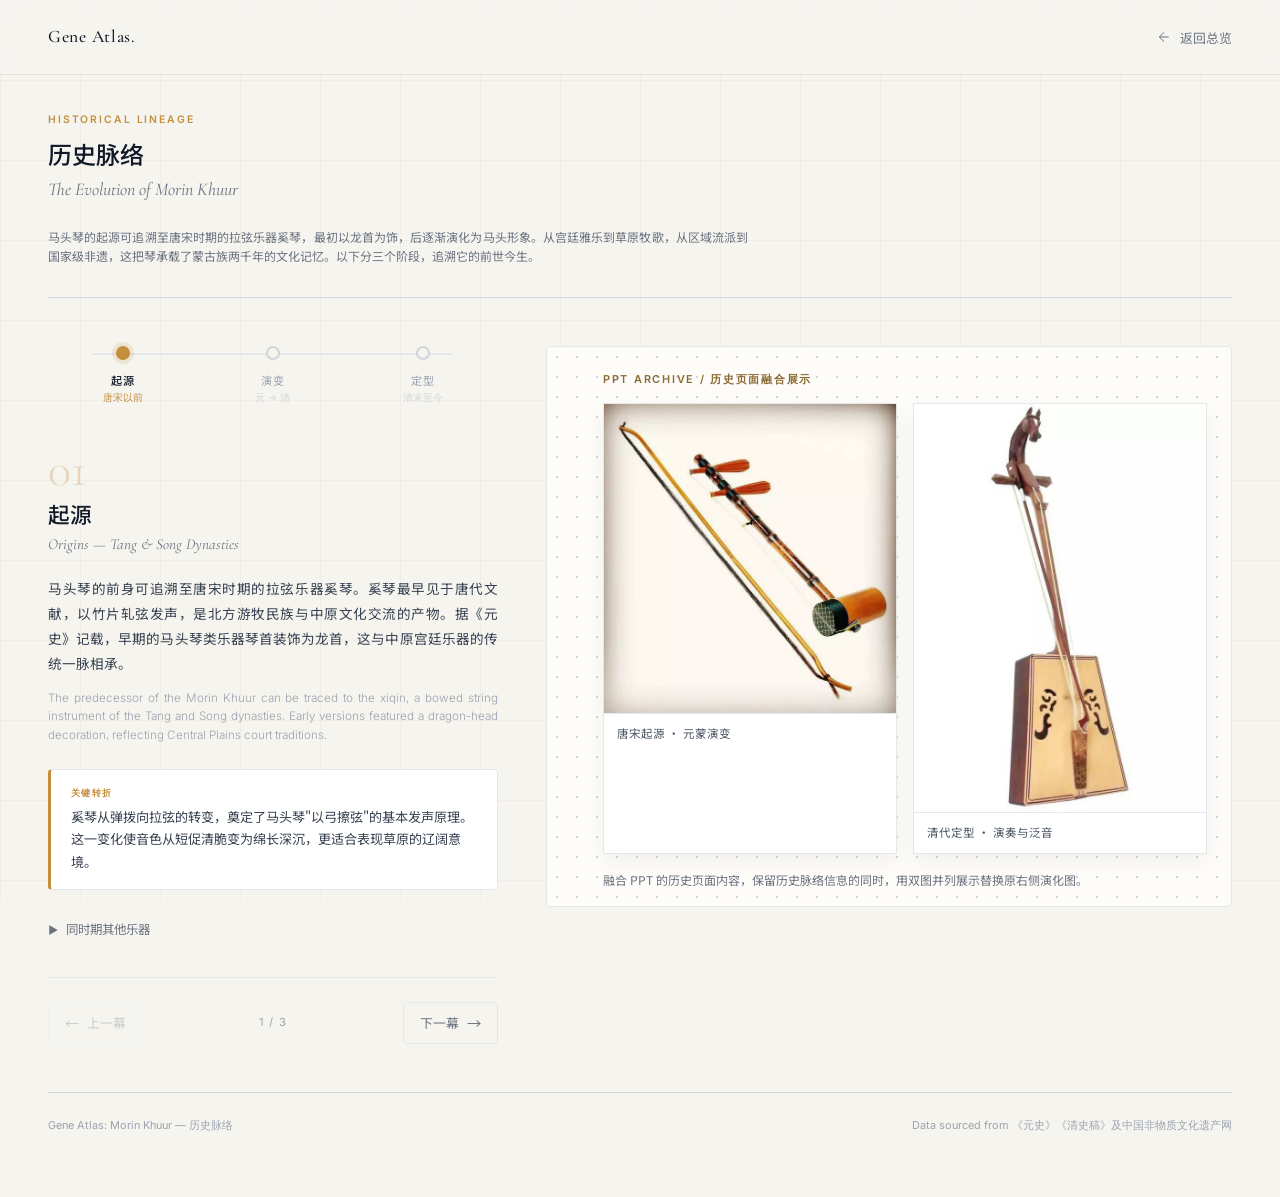
<file: history.html>
<!DOCTYPE html>
<html lang="zh-CN">
<head>
    <meta charset="UTF-8">
    <meta name="viewport" content="width=device-width, initial-scale=1.0">
    <title>历史脉络 — Gene Atlas: Morin Khuur</title>

    <link rel="preconnect" href="https://fonts.googleapis.com">
    <link rel="preconnect" href="https://fonts.gstatic.com" crossorigin>
    <link href="https://fonts.googleapis.com/css2?family=Cormorant+Garamond:ital,wght@0,300;0,400;0,500;0,600;0,700;1,400&family=Noto+Sans+SC:wght@300;400;500;700&family=Inter:wght@300;400;500&display=swap" rel="stylesheet">

    <link rel="stylesheet" href="history-style.css">
</head>
<body>

    <div class="grid-overlay"></div>

    <!-- Top Bar -->
    <nav class="top-bar">
        <div class="top-bar-logo">Gene Atlas.</div>
        <a href="index.html#history" class="top-bar-back">
            <svg width="16" height="16" viewBox="0 0 24 24" fill="none" stroke="currentColor" stroke-width="1.5"><line x1="19" y1="12" x2="5" y2="12"/><polyline points="12 19 5 12 12 5"/></svg>
            返回总览
        </a>
    </nav>

    <!-- Page -->
    <div class="page">

        <!-- Header -->
        <div class="page-header">
            <div class="label">Historical Lineage</div>
            <h1>历史脉络</h1>
            <div class="subtitle">The Evolution of Morin Khuur</div>
            <p class="intro">
                马头琴的起源可追溯至唐宋时期的拉弦乐器奚琴，最初以龙首为饰，后逐渐演化为马头形象。从宫廷雅乐到草原牧歌，从区域流派到国家级非遗，这把琴承载了蒙古族两千年的文化记忆。以下分三个阶段，追溯它的前世今生。
            </p>
        </div>

        <!-- Main Layout: Left narrative + Right chart -->
        <div class="main-layout">

            <!-- Left: Narrative -->
            <div class="narrative-col">

                <!-- Progress Bar -->
                <div class="progress-bar">
                    <div class="progress-line"><div class="progress-line-fill" id="progressFill"></div></div>
                    <div class="progress-step active" data-step="0" onclick="goToAct(0)">
                        <div class="dot"></div>
                        <div class="step-label">起源</div>
                        <div class="step-era">唐宋以前</div>
                    </div>
                    <div class="progress-step" data-step="1" onclick="goToAct(1)">
                        <div class="dot"></div>
                        <div class="step-label">演变</div>
                        <div class="step-era">元 → 清</div>
                    </div>
                    <div class="progress-step" data-step="2" onclick="goToAct(2)">
                        <div class="dot"></div>
                        <div class="step-label">定型</div>
                        <div class="step-era">清末至今</div>
                    </div>
                </div>

                <!-- Acts -->
                <div class="act-container">

                    <!-- Act 1 -->
                    <div class="act visible" data-act="0">
                        <div class="act-number">01</div>
                        <div class="act-title">起源</div>
                        <div class="act-title-en">Origins — Tang & Song Dynasties</div>
                        <div class="act-body">
                            马头琴的前身可追溯至唐宋时期的拉弦乐器奚琴。奚琴最早见于唐代文献，以竹片轧弦发声，是北方游牧民族与中原文化交流的产物。据《元史》记载，早期的马头琴类乐器琴首装饰为龙首，这与中原宫廷乐器的传统一脉相承。
                        </div>
                        <div class="act-body-en">
                            The predecessor of the Morin Khuur can be traced to the xiqin, a bowed string instrument of the Tang and Song dynasties. Early versions featured a dragon-head decoration, reflecting Central Plains court traditions.
                        </div>
                        <div class="key-moment">
                            <div class="km-label">关键转折</div>
                            <div class="km-text">奚琴从弹拨向拉弦的转变，奠定了马头琴"以弓擦弦"的基本发声原理。这一变化使音色从短促清脆变为绵长深沉，更适合表现草原的辽阔意境。</div>
                        </div>
                        <div class="branches">
                            <button class="branch-toggle" onclick="toggleBranch(this)">
                                <span class="arrow">▶</span> 同时期其他乐器
                            </button>
                            <div class="branch-list">
                                <div class="branch-item">
                                    <span class="bi-name">托布秀尔</span>
                                    <span class="bi-era">弹拨乐器</span>
                                    <div class="bi-desc">蒙古族传统弹拨乐器，两弦，音箱呈方形，常用于伴奏说唱艺术。</div>
                                </div>
                            </div>
                        </div>
                    </div>

                    <!-- Act 2 -->
                    <div class="act" data-act="1">
                        <div class="act-number">02</div>
                        <div class="act-title">演变</div>
                        <div class="act-title-en">Transformation — Yuan to Qing</div>
                        <div class="act-body">
                            元代时，马头琴的前身"火不思"已经出现，这是一种四弦弹拨乐器，流行于蒙古宫廷。至明清时期，拉弦乐器"潮尔"在蒙古草原广泛流传，琴首装饰逐渐从龙首演变为马头——这一变化反映了蒙古族对马的深厚感情从宫廷符号转向草原信仰。
                        </div>
                        <div class="act-body-en">
                            By the Yuan dynasty, the "huobusi" had emerged. During the Ming-Qing period, the bowed "chaor" spread across the grasslands, and the dragon-head decoration gradually transformed into a horse head.
                        </div>
                        <div class="key-moment">
                            <div class="km-label">关键转折</div>
                            <div class="km-text">龙首变马头——这不是简单的装饰替换，而是文化认同的转变。龙是中原皇权的象征，马是蒙古族生命的一部分。琴首的更迭，标志着这件乐器从"宫廷礼器"走向"草原之魂"。</div>
                        </div>
                        <div class="branches">
                            <button class="branch-toggle" onclick="toggleBranch(this)">
                                <span class="arrow">▶</span> 元明清时期相关乐器
                            </button>
                            <div class="branch-list">
                                <div class="branch-item">
                                    <span class="bi-name">火不思</span>
                                    <span class="bi-era">元代 · 弹拨</span>
                                    <div class="bi-desc">四弦弹拨乐器，梨形音箱，流行于元代蒙古宫廷。后传入中原，清代被收入宫廷乐器编制。</div>
                                </div>
                                <div class="branch-item">
                                    <span class="bi-name">潮尔</span>
                                    <span class="bi-era">明清 · 拉弦</span>
                                    <div class="bi-desc">双弦拉弦乐器，是马头琴最直接的前身。"潮尔"也是马头琴在清代的名称。</div>
                                </div>
                                <div class="branch-item">
                                    <span class="bi-name">胡琴</span>
                                    <span class="bi-era">唐宋 · 拉弦</span>
                                    <div class="bi-desc">北方游牧民族的拉弦乐器泛称，与奚琴并行发展。</div>
                                </div>
                            </div>
                        </div>
                    </div>

                    <!-- Act 3 -->
                    <div class="act" data-act="2">
                        <div class="act-number">03</div>
                        <div class="act-title">定型</div>
                        <div class="act-title-en">Standardization — Late Qing to Present</div>
                        <div class="act-body">
                            清末至民国时期，马头琴的形制逐渐固定。色拉西（1887—1968）将民间散落的演奏技法加以整理，培养了巴拉干、桑都仍等弟子，奠定了现代马头琴艺术的基础。1949年后，马头琴经历了从两弦到四弦的技术革新。2006年被列入首批国家级非物质文化遗产名录。
                        </div>
                        <div class="act-body-en">
                            From the late Qing to the Republic, the form gradually stabilized. Serashi organized scattered folk techniques. In 2006, it was inscribed on China's first National Intangible Cultural Heritage list.
                        </div>
                        <div class="key-moment">
                            <div class="km-label">里程碑</div>
                            <div class="km-text">2006年列入首批国家级非遗名录。2008年北京奥运会开幕式演奏。2009年入选联合国教科文组织"人类非物质文化遗产代表作名录"。</div>
                        </div>
                        <div class="branches">
                            <button class="branch-toggle" onclick="toggleBranch(this)">
                                <span class="arrow">▶</span> 四大演奏流派
                            </button>
                            <div class="branch-list">
                                <div class="branch-item">
                                    <span class="bi-name">科尔沁流派</span>
                                    <span class="bi-era">东部</span>
                                    <div class="bi-desc">音色深沉、技法古朴，以叙事性见长，代表人物色拉西。</div>
                                </div>
                                <div class="branch-item">
                                    <span class="bi-name">锡林郭勒流派</span>
                                    <span class="bi-era">中部</span>
                                    <div class="bi-desc">音色宽广、旋律舒展，擅长表现草原的辽阔意境。</div>
                                </div>
                                <div class="branch-item">
                                    <span class="bi-name">鄂尔多斯流派</span>
                                    <span class="bi-era">西部</span>
                                    <div class="bi-desc">节奏明快、技巧华丽，代表人物齐·宝力高。</div>
                                </div>
                                <div class="branch-item">
                                    <span class="bi-name">呼伦贝尔流派</span>
                                    <span class="bi-era">北部</span>
                                    <div class="bi-desc">音色柔美、抒情细腻，受到布里亚特蒙古音乐影响。</div>
                                </div>
                            </div>
                        </div>
                    </div>

                </div>

                <!-- Nav -->
                <div class="act-nav">
                    <button class="act-nav-btn" id="prevBtn" onclick="prevAct()" disabled>
                        <span class="btn-arrow">←</span> 上一幕
                    </button>
                    <span class="act-nav-center" id="actCounter">1 / 3</span>
                    <button class="act-nav-btn" id="nextBtn" onclick="nextAct()">
                        下一幕 <span class="btn-arrow">→</span>
                    </button>
                </div>

            </div>

            <!-- Right: Evolution Chart -->
            <div class="chart-col">
                <div class="chart-wrapper">
                    <div class="history-ppt-wrap">
                        <div class="history-ppt-title">PPT Archive / 历史页面融合展示</div>
                        <div class="history-ppt-grid">
                            <figure class="history-ppt-card">
                                <img src="assets/images/history/history-mawei-huqin.jpeg" alt="历史页面 PPT 第一页">
                                <figcaption>唐宋起源 · 元蒙演变</figcaption>
                            </figure>
                            <figure class="history-ppt-card">
                                <img src="assets/images/history/history-modern.jpeg" alt="历史页面 PPT 第二页">
                                <figcaption>清代定型 · 演奏与泛音</figcaption>
                            </figure>
                        </div>
                        <div class="history-ppt-note">融合 PPT 的历史页面内容，保留历史脉络信息的同时，用双图并列展示替换原右侧演化图。</div>
                    </div>
                </div>
            </div>

        </div>

        <!-- Footer -->
        <div class="page-footer">
            <span>Gene Atlas: Morin Khuur — 历史脉络</span>
            <span>Data sourced from 《元史》《清史稿》及中国非物质文化遗产网</span>
        </div>

    </div>

    <script src="history-page.js"></script>

</body>
</html>
</file>
<file: history-style.css>
/* ===================================
   History Page — Narrative + Chart
   =================================== */

/* ===== Reset ===== */
*, *::before, *::after { margin: 0; padding: 0; box-sizing: border-box; }
html { scroll-behavior: smooth; line-height: 1.5; }
body {
    background-color: #F5F4EF;
    color: #111827;
    font-family: 'Inter', 'Noto Sans SC', sans-serif;
    -webkit-font-smoothing: antialiased;
    overflow-x: hidden;
}
a { text-decoration: none; color: inherit; }

/* ===== Grid Overlay ===== */
.grid-overlay {
    position: fixed; inset: 0;
    pointer-events: none; opacity: 0.35;
    background-image:
        linear-gradient(to right, #E5E0D8 1px, transparent 1px),
        linear-gradient(to bottom, #E5E0D8 1px, transparent 1px);
    background-size: 80px 80px;
    z-index: -1;
}

/* ===== Top Bar ===== */
.top-bar {
    position: fixed; top: 0; left: 0; width: 100%;
    padding: 1.5rem 3rem;
    display: flex; justify-content: space-between; align-items: center;
    z-index: 100;
    background: rgba(245, 244, 239, 0.92);
    backdrop-filter: blur(12px);
    -webkit-backdrop-filter: blur(12px);
    border-bottom: 1px solid #E5E0D8;
}
.top-bar-logo {
    font-family: 'Cormorant Garamond', serif;
    font-size: 1.1rem; font-weight: 500;
    letter-spacing: 0.04em; color: #111827;
}
.top-bar-back {
    font-family: 'Noto Sans SC', sans-serif;
    font-size: 0.8rem; color: #6B7280;
    display: flex; align-items: center; gap: 0.5rem;
    transition: color 0.3s;
}
.top-bar-back:hover { color: #111827; }

/* ===== Page ===== */
.page {
    min-height: 100vh;
    padding: 7rem 3rem 4rem;
    max-width: 1400px;
    margin: 0 auto;
}

/* ===== Header ===== */
.page-header {
    margin-bottom: 3rem;
    padding-bottom: 2rem;
    border-bottom: 1px solid #D1D5DB;
}
.page-header .label {
    font-family: 'Inter', sans-serif;
    font-size: 0.65rem; font-weight: 600;
    letter-spacing: 0.18em; text-transform: uppercase;
    color: #C48E3C; margin-bottom: 0.5rem;
}
.page-header h1 {
    font-family: 'Noto Sans SC', sans-serif;
    font-size: 1.5rem; font-weight: 500;
    color: #111827; margin-bottom: 0.25rem;
}
.page-header .subtitle {
    font-family: 'Cormorant Garamond', serif;
    font-size: 1.125rem; font-style: italic;
    color: #6B7280; margin-bottom: 1.5rem;
}
.page-header .intro {
    font-family: 'Noto Sans SC', sans-serif;
    font-size: 0.75rem; line-height: 1.6;
    color: #6B7280; max-width: 700px;
    text-align: justify;
}

/* ===== Main Layout ===== */
.main-layout {
    display: flex;
    gap: 3rem;
    min-height: 600px;
}
.narrative-col {
    flex: 0 0 38%;
    display: flex;
    flex-direction: column;
}
.chart-col {
    flex: 1;
    position: sticky;
    top: 6rem;
    align-self: flex-start;
}

/* ===== Progress Bar ===== */
.progress-bar {
    display: flex; align-items: center;
    gap: 0; margin-bottom: 2.5rem;
    position: relative;
}
.progress-step {
    flex: 1; display: flex; flex-direction: column;
    align-items: center; position: relative;
    cursor: pointer; z-index: 2;
}
.progress-step .dot {
    width: 14px; height: 14px;
    border-radius: 50%;
    border: 2px solid #D1D5DB;
    background: #F5F4EF;
    position: relative; z-index: 2;
    transition: all 0.4s ease;
}
.progress-step .step-label {
    font-family: 'Noto Sans SC', sans-serif;
    font-size: 0.7rem; color: #9CA3AF;
    margin-top: 0.75rem;
    letter-spacing: 0.05em;
    transition: color 0.4s;
}
.progress-step .step-era {
    font-family: 'Inter', sans-serif;
    font-size: 0.6rem; color: #D1D5DB;
    margin-top: 0.15rem;
    transition: color 0.4s;
}
.progress-step.active .dot {
    border-color: #C48E3C;
    background: #C48E3C;
    box-shadow: 0 0 0 4px rgba(196, 142, 60, 0.15);
}
.progress-step.active .step-label { color: #111827; font-weight: 500; }
.progress-step.active .step-era { color: #C48E3C; }
.progress-step.completed .dot {
    border-color: #C48E3C;
    background: #C48E3C;
}
.progress-step.completed .step-label { color: #6B7280; }
.progress-step.completed .step-era { color: #9CA3AF; }
.progress-line {
    position: absolute;
    top: 7px; left: 10%; right: 10%;
    height: 2px; background: #E5E7EB;
    z-index: 1;
}
.progress-line-fill {
    height: 100%; background: #C48E3C;
    transition: width 0.6s cubic-bezier(0.25, 0.1, 0.25, 1);
    width: 0%;
}

/* ===== Acts ===== */
.act-container { position: relative; flex: 1; }
.act {
    display: none;
    animation: actFadeIn 0.5s ease forwards;
}
.act.visible { display: block; }
@keyframes actFadeIn {
    from { opacity: 0; transform: translateY(12px); }
    to { opacity: 1; transform: translateY(0); }
}
.act-number {
    font-family: 'Cormorant Garamond', serif;
    font-size: 3rem; font-weight: 300;
    color: #C48E3C; opacity: 0.3;
    line-height: 1; margin-bottom: 0.25rem;
}
.act-title {
    font-family: 'Noto Sans SC', sans-serif;
    font-size: 1.35rem; font-weight: 500;
    color: #111827; margin-bottom: 0.2rem;
}
.act-title-en {
    font-family: 'Cormorant Garamond', serif;
    font-size: 0.95rem; font-style: italic;
    color: #6B7280; margin-bottom: 1.25rem;
}
.act-body {
    font-family: 'Noto Sans SC', sans-serif;
    font-size: 0.85rem; line-height: 1.85;
    color: #374151; text-align: justify;
    margin-bottom: 0.75rem;
}
.act-body-en {
    font-family: 'Inter', sans-serif;
    font-size: 0.73rem; line-height: 1.6;
    color: #9CA3AF; font-weight: 300;
    text-align: justify; margin-bottom: 1rem;
}

/* Key Moment */
.key-moment {
    margin: 1.5rem 0;
    padding: 1rem 1.25rem;
    background: white;
    border: 1px solid #E5E7EB;
    border-left: 3px solid #C48E3C;
    border-radius: 4px;
}
.key-moment .km-label {
    font-family: 'Inter', sans-serif;
    font-size: 0.58rem; font-weight: 600;
    letter-spacing: 0.15em; text-transform: uppercase;
    color: #C48E3C; margin-bottom: 0.4rem;
}
.key-moment .km-text {
    font-family: 'Noto Sans SC', sans-serif;
    font-size: 0.82rem; line-height: 1.7;
    color: #374151;
}

/* Branch Toggle */
.branches { margin-top: 1.5rem; }
.branch-toggle {
    display: flex; align-items: center; gap: 0.5rem;
    font-family: 'Noto Sans SC', sans-serif;
    font-size: 0.78rem; color: #6B7280;
    cursor: pointer; padding: 0.4rem 0;
    border: none; background: none;
    transition: color 0.3s;
}
.branch-toggle:hover { color: #111827; }
.branch-toggle .arrow {
    display: inline-block;
    transition: transform 0.3s;
    font-size: 0.65rem;
}
.branch-toggle.open .arrow { transform: rotate(90deg); }
.branch-list {
    display: none;
    padding: 0.5rem 0 0 1.25rem;
    border-left: 1px solid #E5E7EB;
    margin-left: 0.35rem;
}
.branch-list.open { display: block; animation: branchFade 0.25s ease; }
@keyframes branchFade {
    from { opacity: 0; transform: translateY(-6px); }
    to { opacity: 1; transform: translateY(0); }
}
.branch-item { padding: 0.4rem 0; }
.branch-item .bi-name {
    font-family: 'Noto Sans SC', sans-serif;
    font-size: 0.82rem; font-weight: 500; color: #111827;
}
.branch-item .bi-era {
    font-family: 'Inter', sans-serif;
    font-size: 0.62rem; color: #C48E3C; margin-left: 0.5rem;
}
.branch-item .bi-desc {
    font-family: 'Noto Sans SC', sans-serif;
    font-size: 0.72rem; color: #6B7280;
    line-height: 1.55; margin-top: 0.15rem;
}

/* ===== Act Nav ===== */
.act-nav {
    display: flex; justify-content: space-between;
    align-items: center;
    margin-top: 2rem;
    padding-top: 1.5rem;
    border-top: 1px solid #E5E7EB;
}
.act-nav-btn {
    display: flex; align-items: center; gap: 0.5rem;
    font-family: 'Noto Sans SC', sans-serif;
    font-size: 0.8rem; color: #6B7280;
    cursor: pointer; border: none; background: none;
    padding: 0.6rem 1rem;
    border: 1px solid #E5E7EB;
    border-radius: 4px;
    transition: all 0.3s;
}
.act-nav-btn:hover { border-color: #C48E3C; color: #111827; }
.act-nav-btn:disabled { opacity: 0.3; cursor: default; }
.act-nav-btn:disabled:hover { border-color: #E5E7EB; color: #6B7280; }
.act-nav-btn .btn-arrow { font-size: 0.9rem; }
.act-nav-center {
    font-family: 'Inter', sans-serif;
    font-size: 0.7rem; color: #9CA3AF;
    letter-spacing: 0.1em;
}

/* ===== Chart Column ===== */
.chart-wrapper {
    position: relative;
    background: white;
    border: 1px solid #E5E7EB;
    border-radius: 4px;
    padding: 1.5rem 1.5rem 1rem 3.5rem;
    background-image: radial-gradient(#D1D5DB 1px, transparent 1px);
    background-size: 20px 20px;
    background-color: #FDFCF9;
}

.history-ppt-wrap {
    display: flex;
    flex-direction: column;
    gap: 1rem;
}

.history-ppt-title {
    font-family: 'Inter', sans-serif;
    font-size: 0.68rem;
    font-weight: 600;
    letter-spacing: 0.16em;
    text-transform: uppercase;
    color: #8B6A34;
}

.history-ppt-grid {
    display: grid;
    grid-template-columns: 1fr 1fr;
    gap: 1rem;
}

.history-ppt-card {
    margin: 0;
    border: 1px solid #E5E7EB;
    background: #fff;
    box-shadow: 0 8px 20px rgba(0,0,0,0.05);
    overflow: hidden;
}

.history-ppt-card img {
    width: 100%;
    display: block;
    object-fit: cover;
}

.history-ppt-card figcaption {
    padding: 0.7rem 0.8rem;
    font-family: 'Noto Sans SC', sans-serif;
    font-size: 0.72rem;
    color: #4B5563;
    border-top: 1px solid #E5E7EB;
}

.history-ppt-note {
    font-family: 'Noto Sans SC', sans-serif;
    font-size: 0.75rem;
    line-height: 1.7;
    color: #6B7280;
}

/* Region Labels */
.region-labels {
    position: absolute;
    left: 0; top: 0; bottom: 0;
    width: 3rem;
    display: flex; flex-direction: column;
    justify-content: space-between;
    padding: 1.5rem 0;
}
.region-label {
    writing-mode: vertical-rl;
    text-orientation: mixed;
    font-family: 'Noto Sans SC', sans-serif;
    font-size: 0.6rem; color: white;
    padding: 0.5rem 0.25rem;
    text-align: center;
    letter-spacing: 0.05em;
    line-height: 1.3;
}
.rl-court { background: #9CA3AF; }
.rl-mixed { background: #6B7280; }
.rl-core { background: #C48E3C; }

/* SVG Chart */
.evolution-chart {
    width: 100%;
    height: auto;
}

/* Grid lines */
.grid-line { transition: opacity 0.5s; }

/* Curves */
.curve {
    transition: opacity 0.5s, stroke-width 0.5s;
    opacity: 0.1;
}
.curve.active {
    opacity: 0.8;
}
.curve.main-line.active {
    opacity: 1;
    stroke-width: 4;
}

/* Tags */
.inst-tag { transition: opacity 0.5s; }
.tag-bg {
    fill: #9CA3AF;
    transition: fill 0.5s, opacity 0.5s;
}
.tag-bg.tag-main { fill: #6B7280; }
.tag-bg.tag-final { fill: #111827; }
.tag-bg.tag-branch { fill: rgba(196, 142, 60, 0.15); stroke: #C48E3C; stroke-width: 1; }
.tag-text {
    font-family: 'Noto Sans SC', sans-serif;
    font-size: 10px; fill: white;
    transition: fill 0.5s;
}
.tag-main-text { fill: white; font-weight: 500; }
.tag-final-text { fill: white; font-weight: 600; font-size: 11px; }

/* Default dim state */
.inst-tag { opacity: 0.12; }
.curve { opacity: 0.08; }

/* Active state (controlled by JS) */
.inst-tag.active { opacity: 1; }
.inst-tag.active .tag-bg { fill: #111827; }
.inst-tag.active .tag-bg.tag-main { fill: #C48E3C; }
.inst-tag.active .tag-bg.tag-branch { fill: rgba(196, 142, 60, 0.25); }

/* Dim-only tags stay dim */
.inst-tag.dim-only { opacity: 0.08; }

/* Turn marker */
.turn-marker { opacity: 0; transition: opacity 0.5s; }
.turn-marker.active { opacity: 1; }

/* Chart timeline */
.chart-timeline {
    display: flex; justify-content: space-between;
    padding: 0.75rem 0 0;
    font-family: 'Noto Sans SC', sans-serif;
    font-size: 0.65rem; color: #9CA3AF;
    letter-spacing: 0.05em;
}

/* Chart act indicator */
.chart-act-indicator {
    position: absolute;
    top: 0.75rem; right: 0.75rem;
    font-family: 'Inter', sans-serif;
    font-size: 0.6rem; font-weight: 500;
    letter-spacing: 0.08em; text-transform: uppercase;
    color: #C48E3C;
    background: rgba(245, 244, 239, 0.9);
    padding: 0.3rem 0.6rem;
    border-radius: 3px;
    border: 1px solid rgba(196, 142, 60, 0.2);
}

/* ===== Footer ===== */
.page-footer {
    margin-top: 3rem;
    padding-top: 1.5rem;
    border-top: 1px solid #D1D5DB;
    display: flex; justify-content: space-between;
    font-family: 'Inter', sans-serif;
    font-size: 0.68rem; color: #9CA3AF;
}

/* ===== Responsive ===== */
@media (max-width: 1024px) {
    .main-layout { flex-direction: column; gap: 2rem; }
    .narrative-col { flex: none; }
    .chart-col { position: static; }
    .page { padding: 6rem 2rem 3rem; }
}
@media (max-width: 600px) {
    .top-bar { padding: 1rem 1.5rem; }
    .page { padding: 5rem 1.5rem 2rem; }
    .act-number { font-size: 2.5rem; }
    .act-title { font-size: 1.15rem; }
    .act-nav { flex-direction: column; gap: 0.75rem; }
    .chart-wrapper { padding: 1rem 1rem 0.75rem 2.5rem; }
    .region-labels { width: 2rem; }
    .page-footer { flex-direction: column; gap: 0.5rem; }
}
</file>
